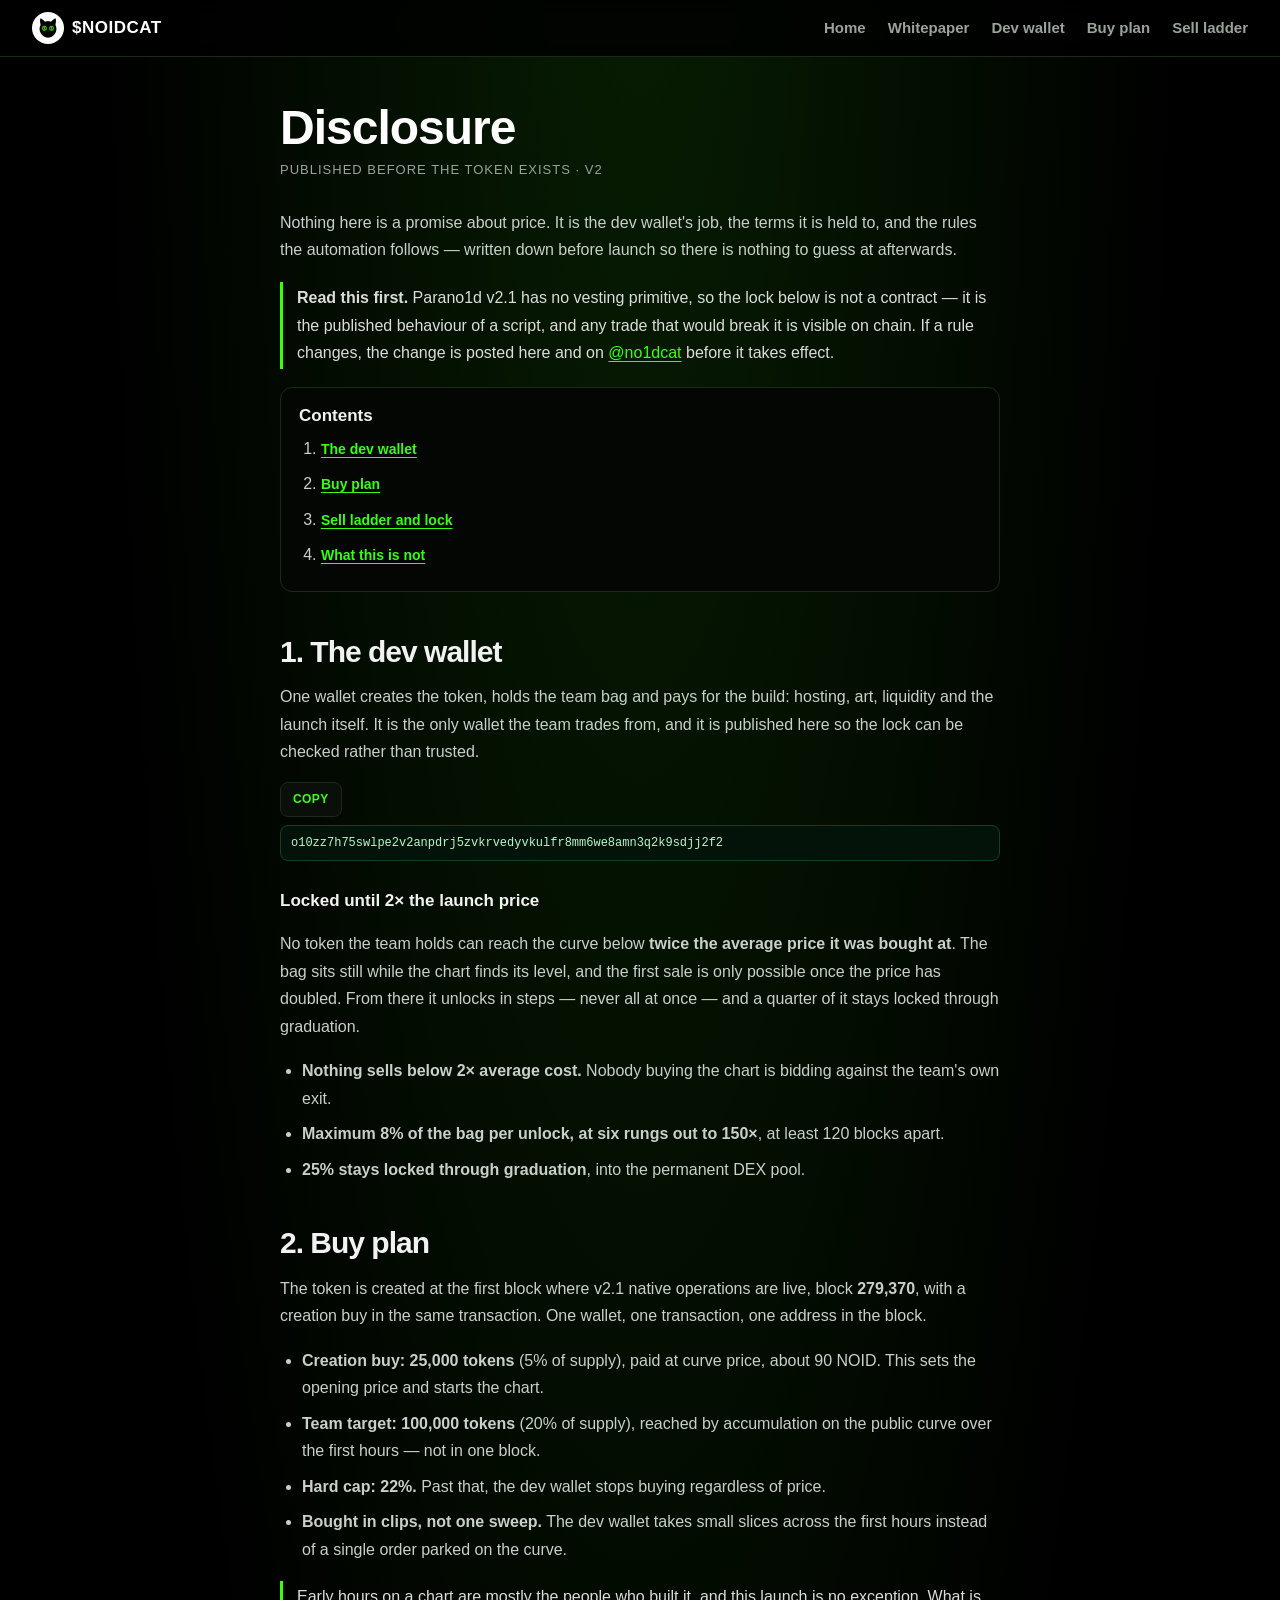
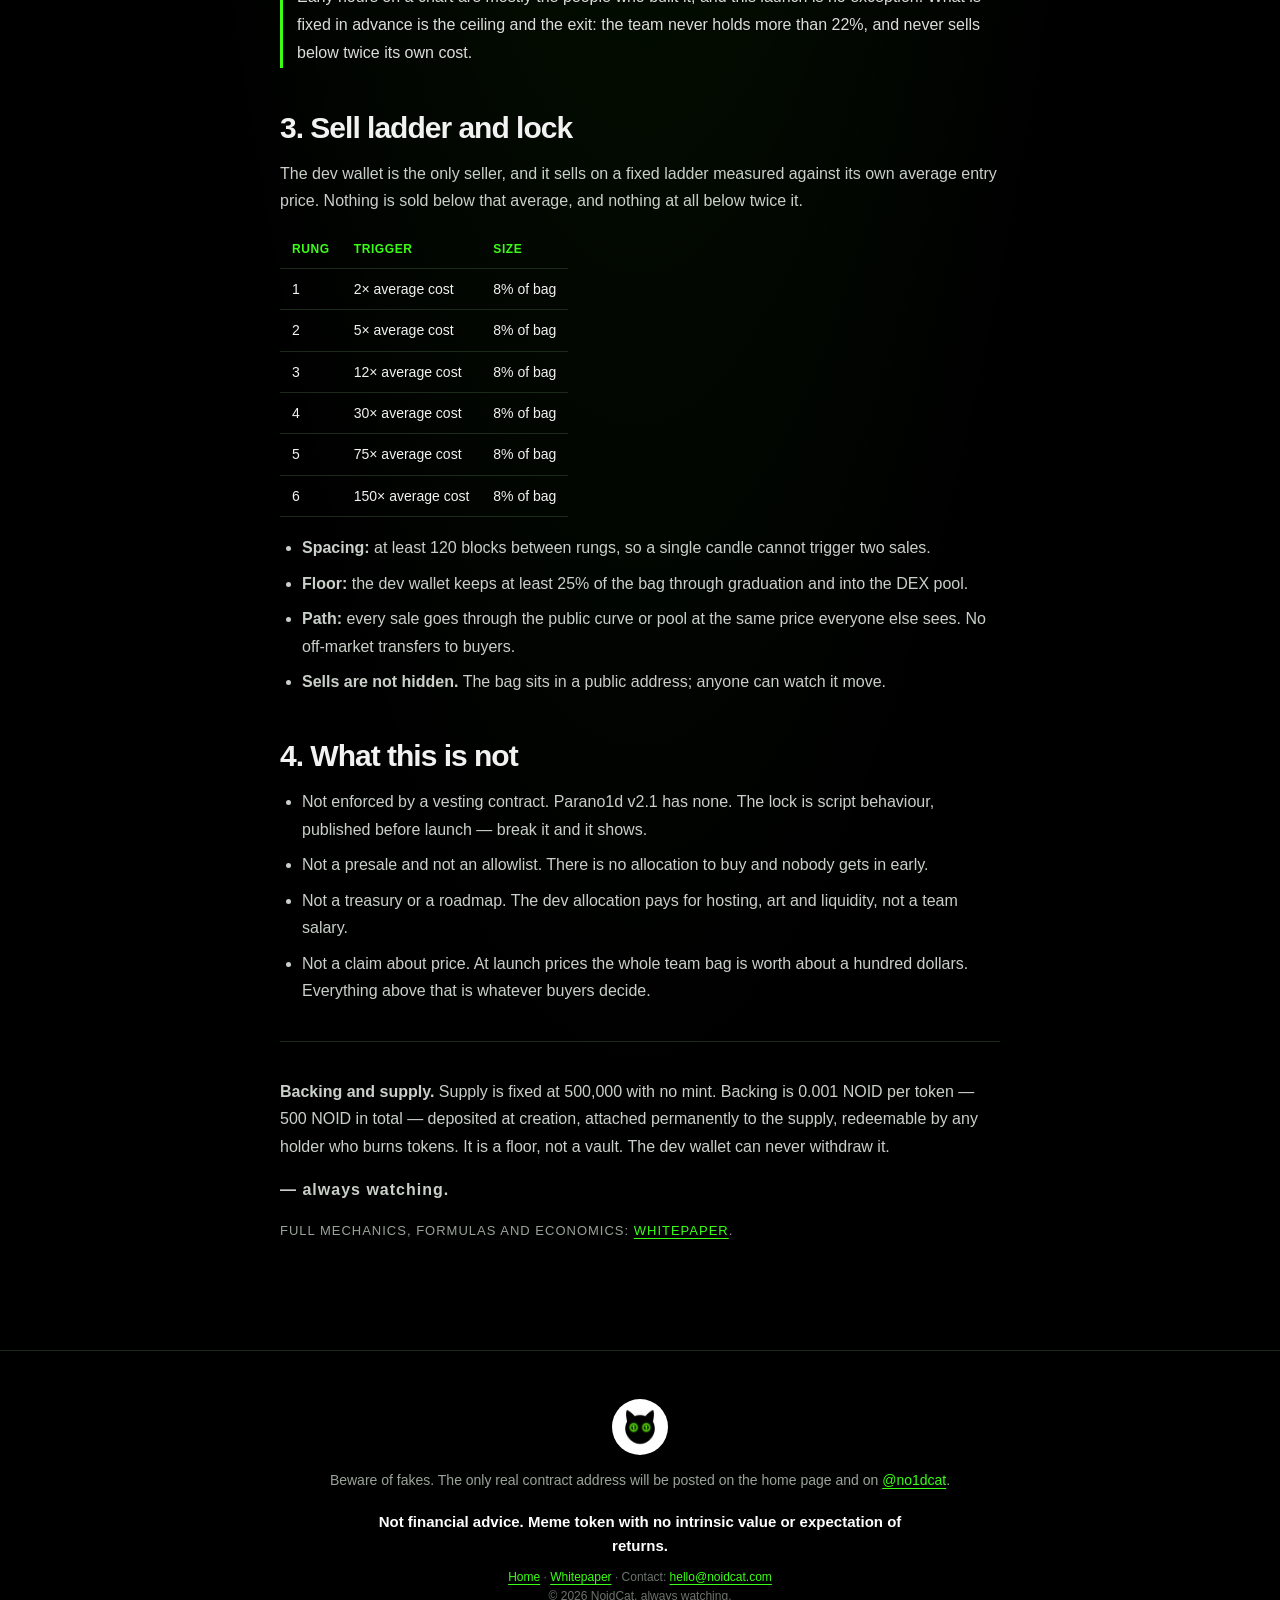
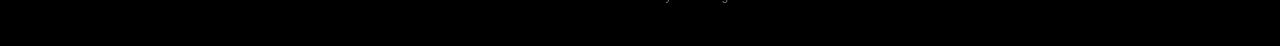
<file: disclosure.html>
<!doctype html>
<html lang="en">
<head>
<meta charset="utf-8">
<meta name="viewport" content="width=device-width, initial-scale=1">
<title>Disclosure | $NOIDCAT</title>
<meta name="description" content="$NOIDCAT disclosure: the dev wallet, the lock, the buy plan and the sell ladder, published before the token exists.">
<meta name="theme-color" content="#000000">
<meta name="robots" content="index,follow">
<link rel="canonical" href="https://noidcat.com/disclosure.html">
<link rel="icon" href="favicon.ico" sizes="any">
<link rel="icon" type="image/png" sizes="32x32" href="assets/favicon-32.png">
<link rel="apple-touch-icon" href="assets/apple-touch-icon.png">
<link rel="stylesheet" href="style.css">
</head>
<body>
<a class="skip" href="#wallet">Skip to content</a>

<header class="nav">
  <a class="brand" href="/"><img src="assets/logo.webp" alt="" width="32" height="32"><span class="lbl">$NOIDCAT</span></a>
  <nav aria-label="Sections">
    <a href="/">Home</a><a href="whitepaper.html">Whitepaper</a><a href="#wallet">Dev wallet</a><a href="#plan">Buy plan</a><a href="#exit">Sell ladder</a>
  </nav>
</header>

<main class="doc">
  <h1>Disclosure</h1>
  <p class="meta">Published before the token exists &middot; v2</p>

  <p class="lead">Nothing here is a promise about price. It is the dev wallet's job, the terms it is held to, and the rules the automation follows — written down before launch so there is nothing to guess at afterwards.</p>

  <p class="note"><strong>Read this first.</strong> Parano1d v2.1 has no vesting primitive, so the lock below is not a contract — it is the published behaviour of a script, and any trade that would break it is visible on chain. If a rule changes, the change is posted here and on <a href="https://x.com/no1dcat" target="_blank" rel="noopener">@no1dcat</a> before it takes effect.</p>

  <nav class="toc" aria-label="Contents">
    <strong>Contents</strong>
    <ol>
      <li><a href="#wallet">The dev wallet</a></li>
      <li><a href="#plan">Buy plan</a></li>
      <li><a href="#exit">Sell ladder and lock</a></li>
      <li><a href="#honest">What this is not</a></li>
    </ol>
  </nav>

  <h2 id="wallet">1. The dev wallet</h2>
  <p>One wallet creates the token, holds the team bag and pays for the build: hosting, art, liquidity and the launch itself. It is the only wallet the team trades from, and it is published here so the lock can be checked rather than trusted.</p>
  <div class="copyrow"><code data-copy>o10zz7h75swlpe2v2anpdrj5zvkrvedyvkulfr8mm6we8amn3q2k9sdjj2f2</code><button class="copybtn" type="button" data-copy-btn>Copy</button></div>

  <h3>Locked until 2&times; the launch price</h3>
  <p>No token the team holds can reach the curve below <strong>twice the average price it was bought at</strong>. The bag sits still while the chart finds its level, and the first sale is only possible once the price has doubled. From there it unlocks in steps — never all at once — and a quarter of it stays locked through graduation.</p>
  <ul>
    <li><strong>Nothing sells below 2&times; average cost.</strong> Nobody buying the chart is bidding against the team's own exit.</li>
    <li><strong>Maximum 8% of the bag per unlock, at six rungs out to 150&times;</strong>, at least 120 blocks apart.</li>
    <li><strong>25% stays locked through graduation</strong>, into the permanent DEX pool.</li>
  </ul>

  <h2 id="plan">2. Buy plan</h2>
  <p>The token is created at the first block where v2.1 native operations are live, block <strong>279,370</strong>, with a creation buy in the same transaction. One wallet, one transaction, one address in the block.</p>

  <ul>
    <li><strong>Creation buy: 25,000 tokens</strong> (5% of supply), paid at curve price, about 90 NOID. This sets the opening price and starts the chart.</li>
    <li><strong>Team target: 100,000 tokens</strong> (20% of supply), reached by accumulation on the public curve over the first hours — not in one block.</li>
    <li><strong>Hard cap: 22%.</strong> Past that, the dev wallet stops buying regardless of price.</li>
    <li><strong>Bought in clips, not one sweep.</strong> The dev wallet takes small slices across the first hours instead of a single order parked on the curve.</li>
  </ul>

  <p class="note">Early hours on a chart are mostly the people who built it, and this launch is no exception. What is fixed in advance is the ceiling and the exit: the team never holds more than 22%, and never sells below twice its own cost.</p>

  <h2 id="exit">3. Sell ladder and lock</h2>
  <p>The dev wallet is the only seller, and it sells on a fixed ladder measured against its own average entry price. Nothing is sold below that average, and nothing at all below twice it.</p>
  <table>
    <thead><tr><th>Rung</th><th>Trigger</th><th>Size</th></tr></thead>
    <tbody>
      <tr><td>1</td><td>2&times; average cost</td><td>8% of bag</td></tr>
      <tr><td>2</td><td>5&times; average cost</td><td>8% of bag</td></tr>
      <tr><td>3</td><td>12&times; average cost</td><td>8% of bag</td></tr>
      <tr><td>4</td><td>30&times; average cost</td><td>8% of bag</td></tr>
      <tr><td>5</td><td>75&times; average cost</td><td>8% of bag</td></tr>
      <tr><td>6</td><td>150&times; average cost</td><td>8% of bag</td></tr>
    </tbody>
  </table>
  <ul>
    <li><strong>Spacing:</strong> at least 120 blocks between rungs, so a single candle cannot trigger two sales.</li>
    <li><strong>Floor:</strong> the dev wallet keeps at least 25% of the bag through graduation and into the DEX pool.</li>
    <li><strong>Path:</strong> every sale goes through the public curve or pool at the same price everyone else sees. No off-market transfers to buyers.</li>
    <li><strong>Sells are not hidden.</strong> The bag sits in a public address; anyone can watch it move.</li>
  </ul>

  <h2 id="honest">4. What this is not</h2>
  <ul>
    <li>Not enforced by a vesting contract. Parano1d v2.1 has none. The lock is script behaviour, published before launch — break it and it shows.</li>
    <li>Not a presale and not an allowlist. There is no allocation to buy and nobody gets in early.</li>
    <li>Not a treasury or a roadmap. The dev allocation pays for hosting, art and liquidity, not a team salary.</li>
    <li>Not a claim about price. At launch prices the whole team bag is worth about a hundred dollars. Everything above that is whatever buyers decide.</li>
  </ul>

  <hr>
  <p><strong>Backing and supply.</strong> Supply is fixed at 500,000 with no mint. Backing is 0.001 NOID per token — 500 NOID in total — deposited at creation, attached permanently to the supply, redeemable by any holder who burns tokens. It is a floor, not a vault. The dev wallet can never withdraw it.</p>
  <p class="signoff">&mdash; always watching.</p>
  <p class="meta">Full mechanics, formulas and economics: <a href="whitepaper.html">whitepaper</a>.</p>
</main>

<footer class="footer">
  <img src="assets/logo.webp" alt="" width="56" height="56" loading="lazy">
  <p class="warn">Beware of fakes. The only real contract address will be posted on the home page and on <a href="https://x.com/no1dcat" target="_blank" rel="noopener">@no1dcat</a>.</p>
  <p class="disclaimer">Not financial advice. Meme token with no intrinsic value or expectation of returns.</p>
  <p class="small"><a href="/">Home</a> &middot; <a href="whitepaper.html">Whitepaper</a> &middot; Contact: <a href="mailto:hello@noidcat.com">hello@noidcat.com</a></p>
  <p class="small">&copy; 2026 NoidCat. always watching.</p>
</footer>

<script>
document.querySelectorAll('[data-copy-btn]').forEach(function (b) {
  b.addEventListener('click', function () {
    var t = b.previousElementSibling.textContent.trim();
    navigator.clipboard.writeText(t).then(function () {
      b.textContent = 'Copied'; b.classList.add('ok');
      setTimeout(function () { b.textContent = 'Copy'; b.classList.remove('ok'); }, 1400);
    });
  });
});
</script>
</body>
</html>
</file>
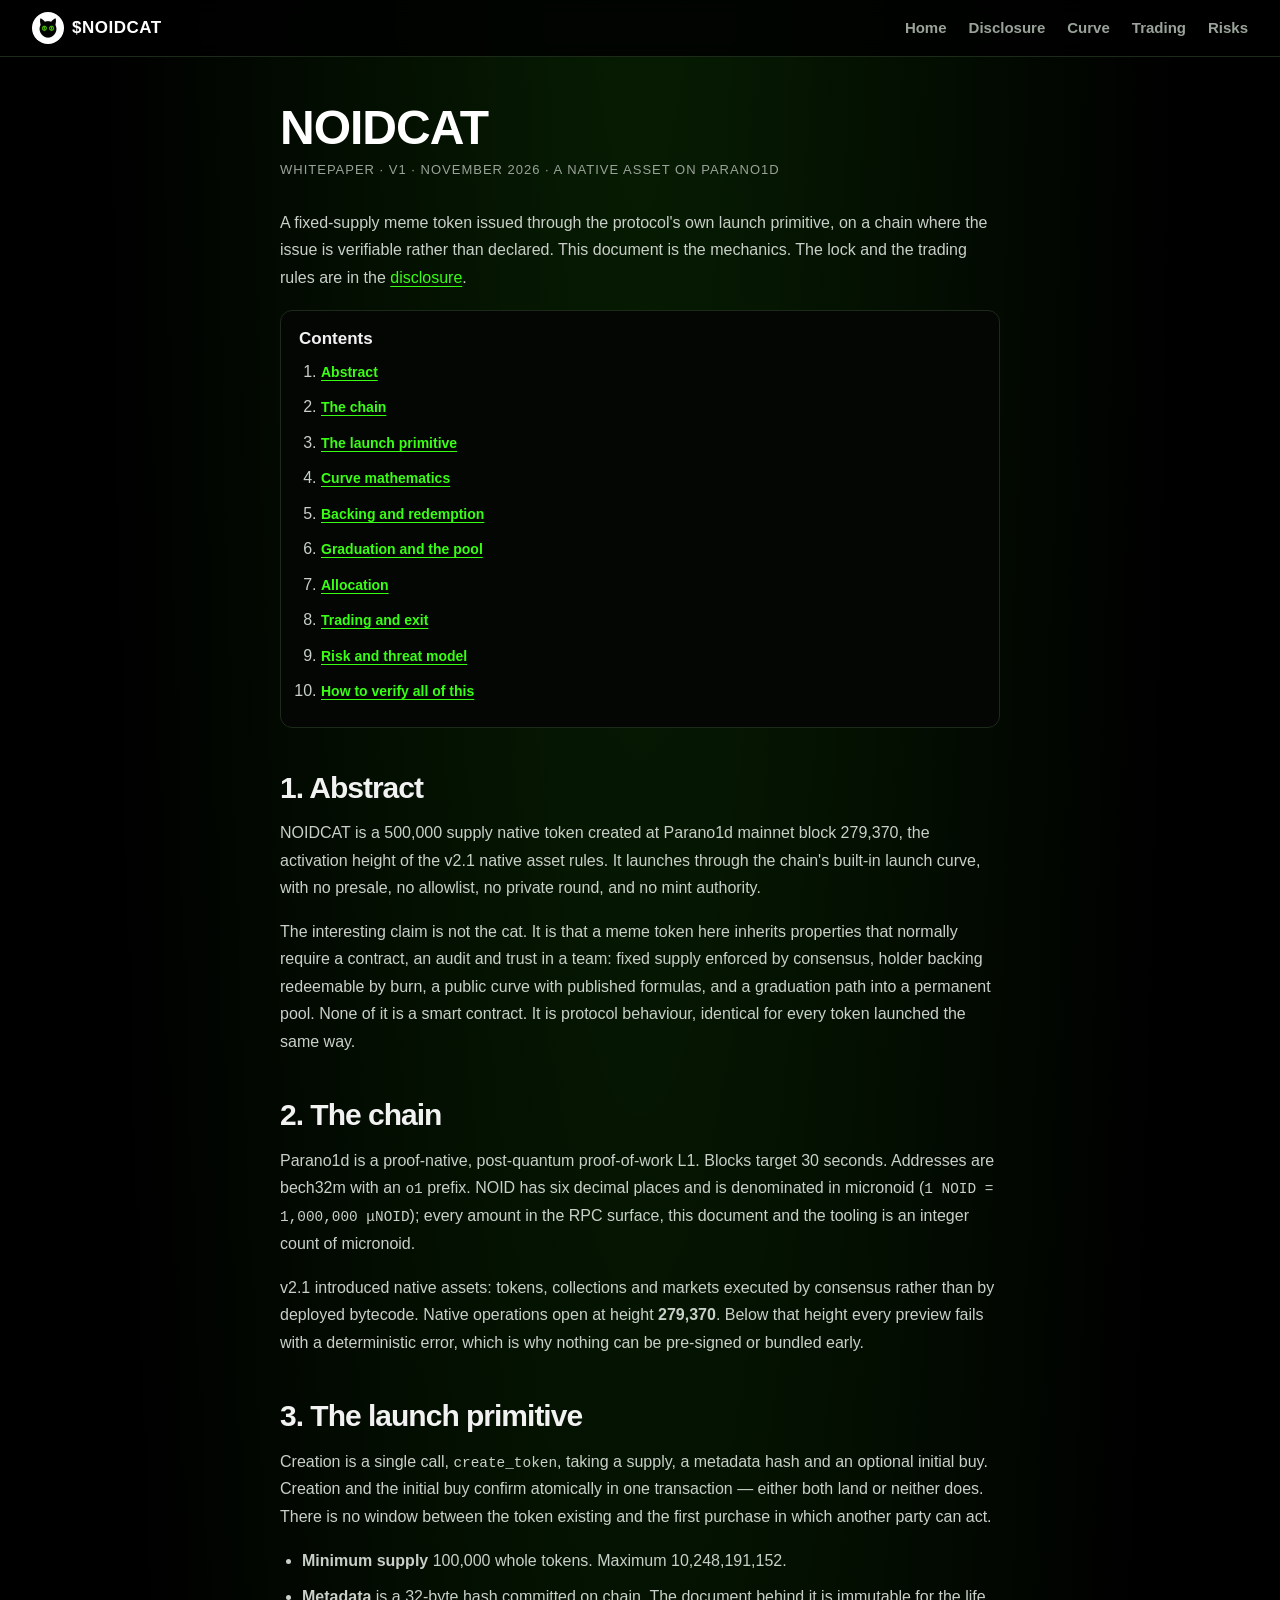
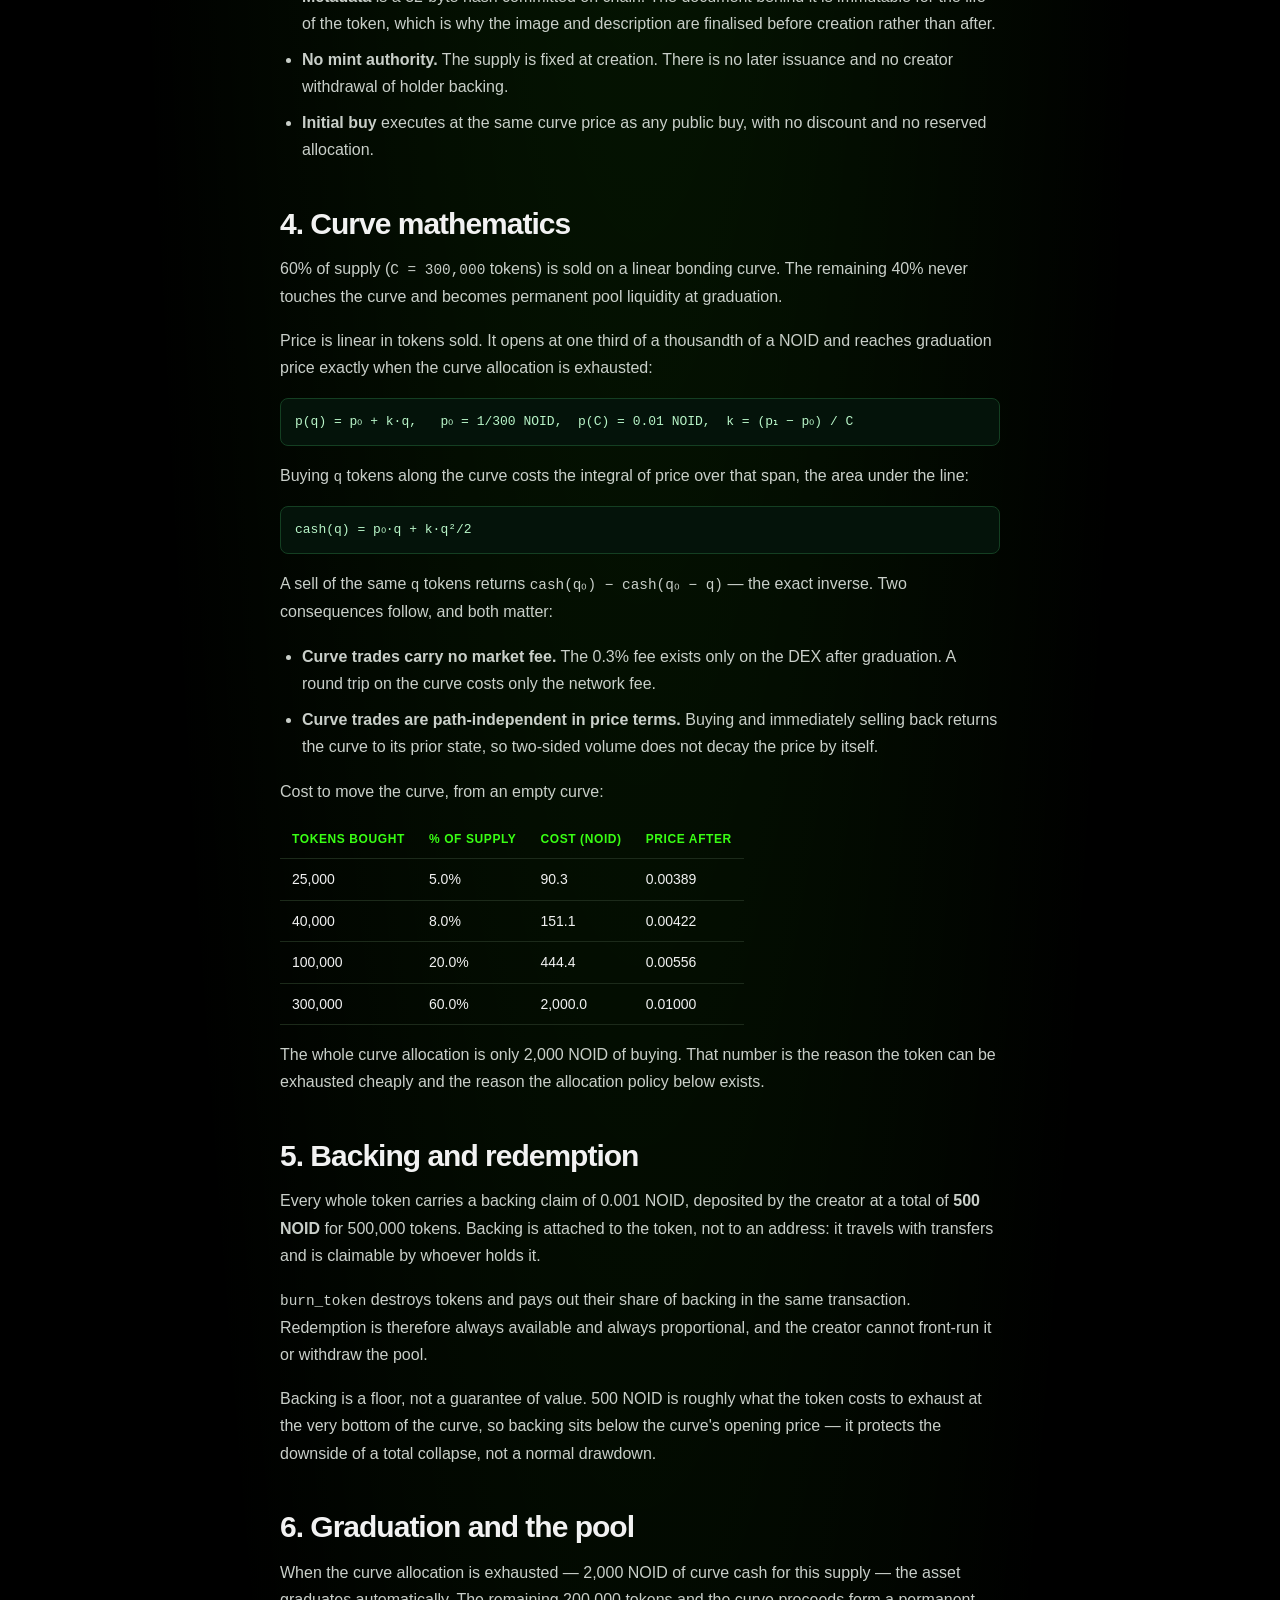
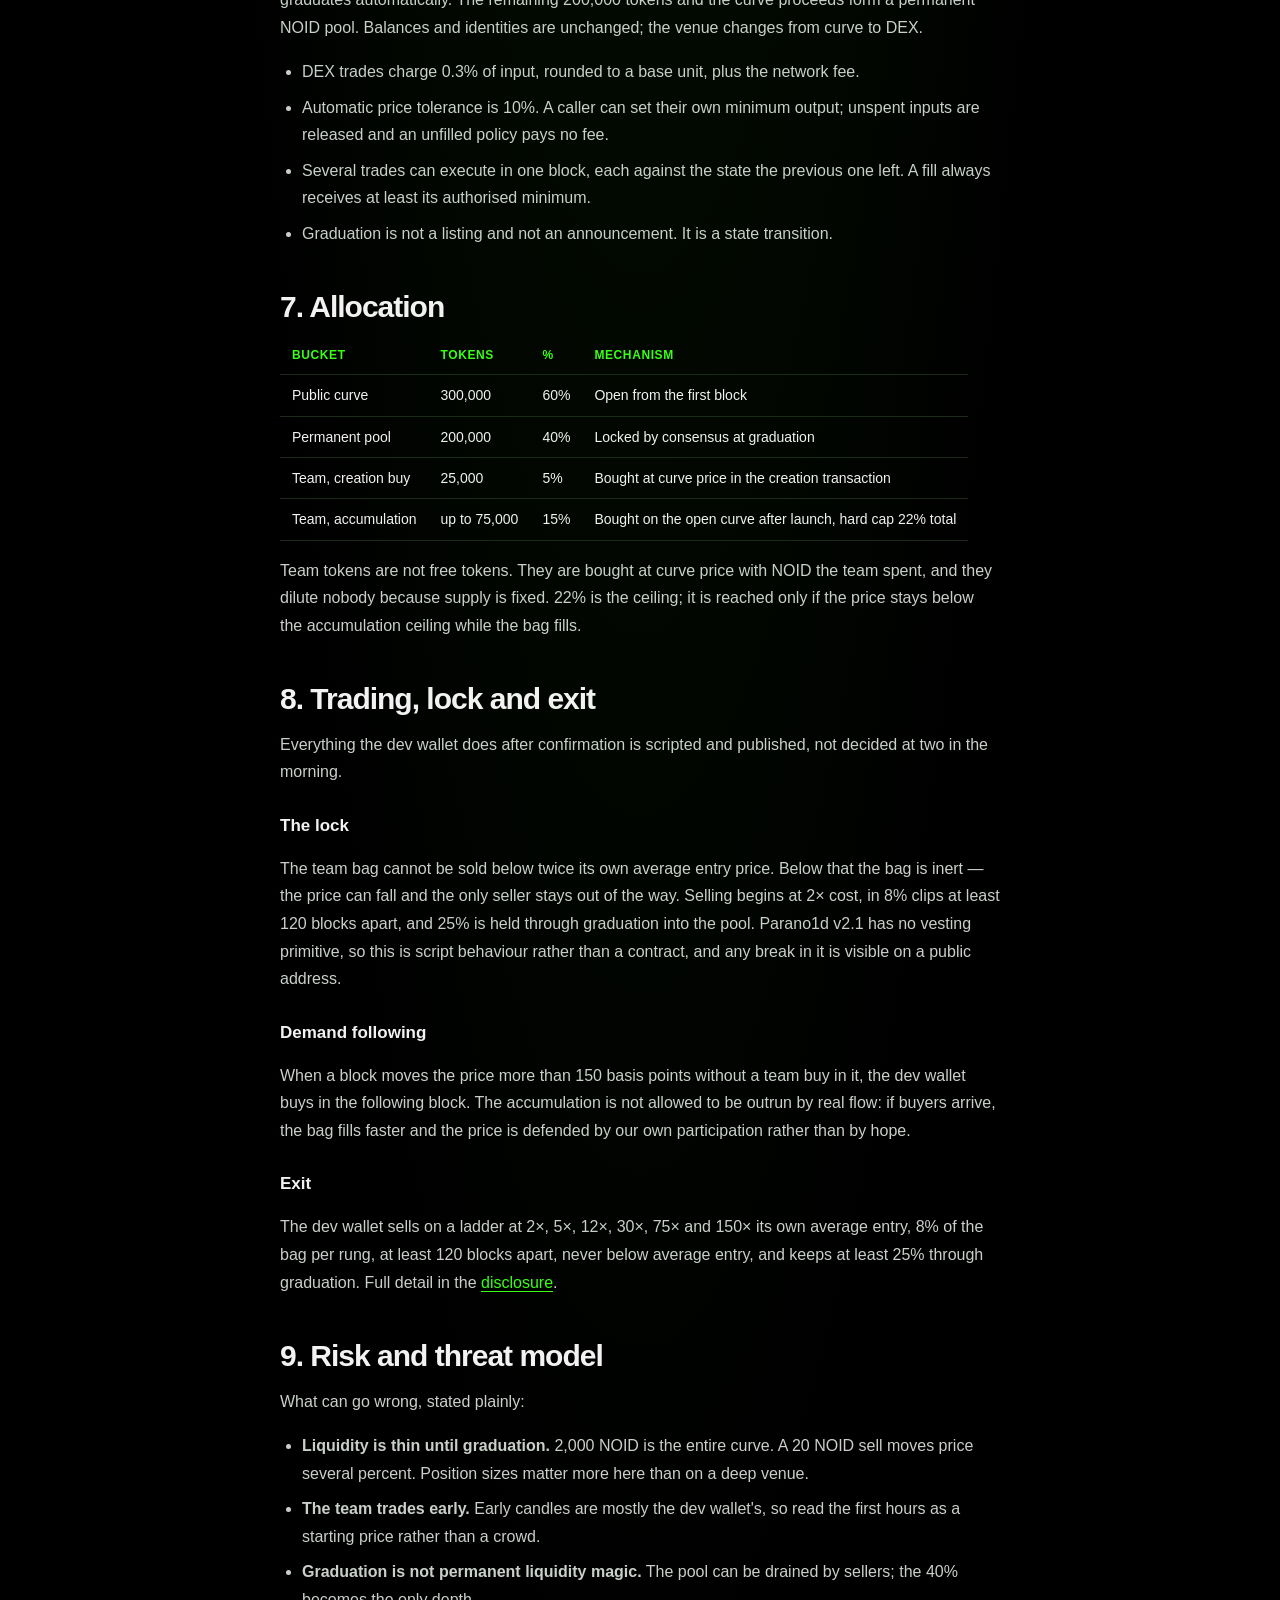
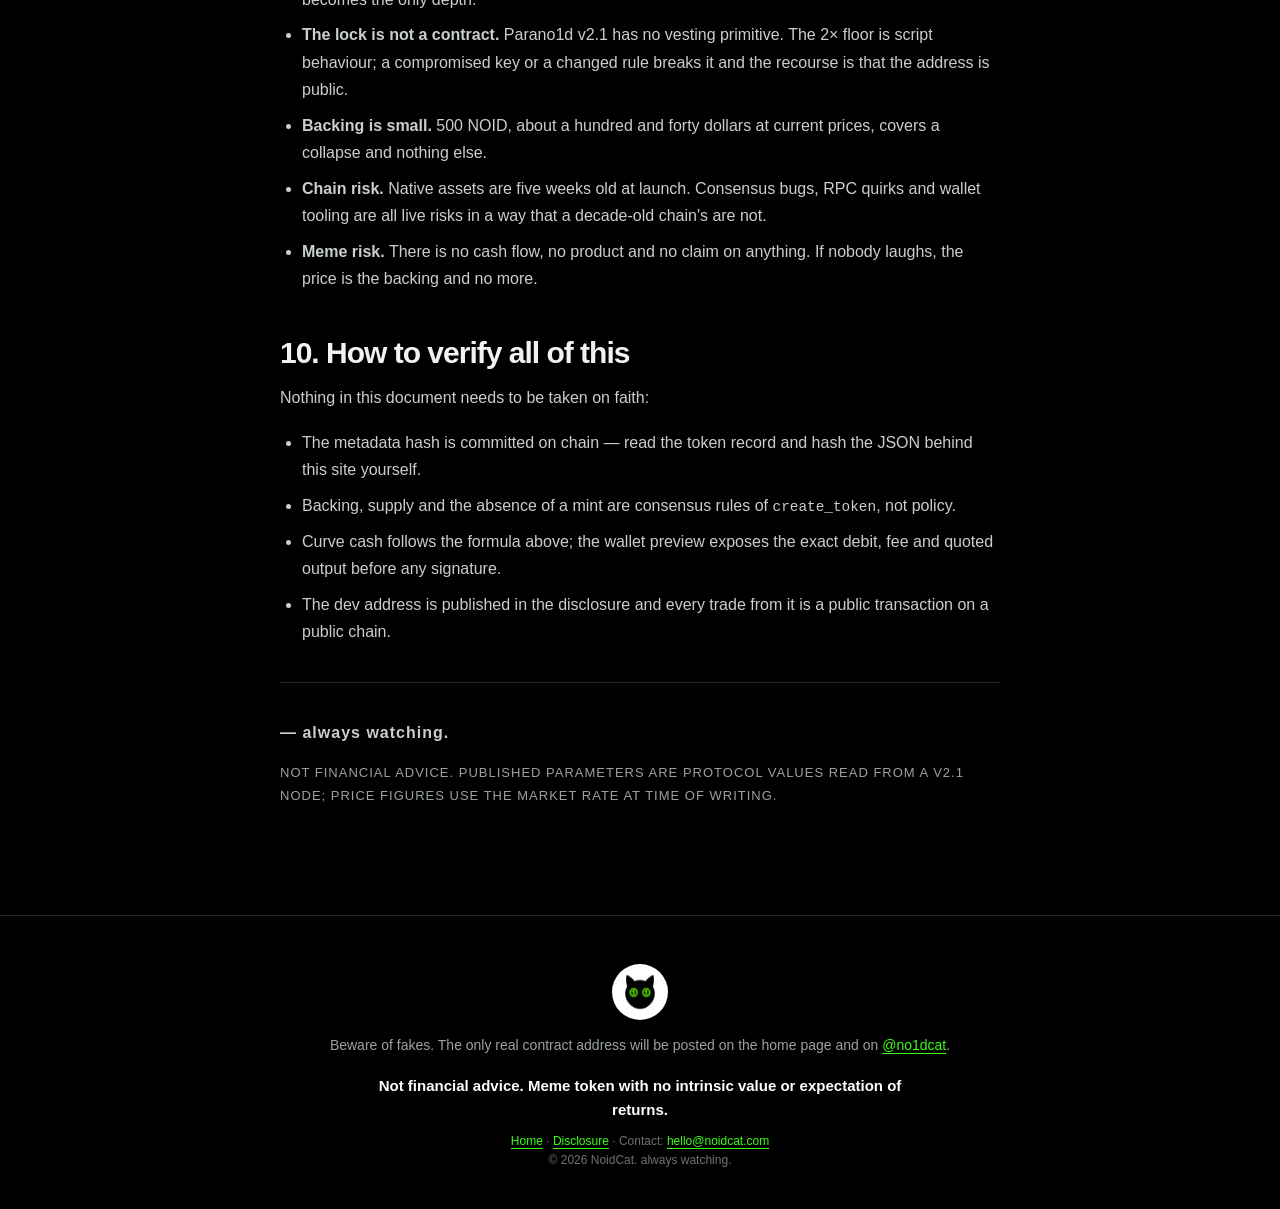
<file: whitepaper.html>
<!doctype html>
<html lang="en">
<head>
<meta charset="utf-8">
<meta name="viewport" content="width=device-width, initial-scale=1">
<title>Whitepaper | $NOIDCAT</title>
<meta name="description" content="$NOIDCAT whitepaper: a native token on Parano1d v2.1 — curve mechanics, backing, graduation, allocation and exit policy, with the maths written out.">
<meta name="theme-color" content="#000000">
<meta name="robots" content="index,follow">
<link rel="canonical" href="https://noidcat.com/whitepaper.html">
<link rel="icon" href="favicon.ico" sizes="any">
<link rel="icon" type="image/png" sizes="32x32" href="assets/favicon-32.png">
<link rel="apple-touch-icon" href="assets/apple-touch-icon.png">
<link rel="stylesheet" href="style.css">
</head>
<body>
<a class="skip" href="#abstract">Skip to content</a>

<header class="nav">
  <a class="brand" href="/"><img src="assets/logo.webp" alt="" width="32" height="32"><span class="lbl">$NOIDCAT</span></a>
  <nav aria-label="Sections">
    <a href="/">Home</a><a href="disclosure.html">Disclosure</a><a href="#curve">Curve</a><a href="#market">Trading</a><a href="#risk">Risks</a>
  </nav>
</header>

<main class="doc">
  <h1>NOIDCAT</h1>
  <p class="meta">Whitepaper &middot; v1 &middot; November 2026 &middot; a native asset on Parano1d</p>

  <p class="lead">A fixed-supply meme token issued through the protocol's own launch primitive, on a chain where the issue is verifiable rather than declared. This document is the mechanics. The lock and the trading rules are in the <a href="disclosure.html">disclosure</a>.</p>

  <nav class="toc" aria-label="Contents">
    <strong>Contents</strong>
    <ol>
      <li><a href="#abstract">Abstract</a></li>
      <li><a href="#chain">The chain</a></li>
      <li><a href="#primitive">The launch primitive</a></li>
      <li><a href="#curve">Curve mathematics</a></li>
      <li><a href="#backing">Backing and redemption</a></li>
      <li><a href="#graduation">Graduation and the pool</a></li>
      <li><a href="#allocation">Allocation</a></li>
      <li><a href="#market">Trading and exit</a></li>
      <li><a href="#risk">Risk and threat model</a></li>
      <li><a href="#verify">How to verify all of this</a></li>
    </ol>
  </nav>

  <h2 id="abstract">1. Abstract</h2>
  <p>NOIDCAT is a 500,000 supply native token created at Parano1d mainnet block 279,370, the activation height of the v2.1 native asset rules. It launches through the chain's built-in launch curve, with no presale, no allowlist, no private round, and no mint authority.</p>
  <p>The interesting claim is not the cat. It is that a meme token here inherits properties that normally require a contract, an audit and trust in a team: fixed supply enforced by consensus, holder backing redeemable by burn, a public curve with published formulas, and a graduation path into a permanent pool. None of it is a smart contract. It is protocol behaviour, identical for every token launched the same way.</p>

  <h2 id="chain">2. The chain</h2>
  <p>Parano1d is a proof-native, post-quantum proof-of-work L1. Blocks target 30 seconds. Addresses are bech32m with an <code class="mono">o1</code> prefix. NOID has six decimal places and is denominated in micronoid (<code class="mono">1 NOID = 1,000,000 &#956;NOID</code>); every amount in the RPC surface, this document and the tooling is an integer count of micronoid.</p>
  <p>v2.1 introduced native assets: tokens, collections and markets executed by consensus rather than by deployed bytecode. Native operations open at height <strong>279,370</strong>. Below that height every preview fails with a deterministic error, which is why nothing can be pre-signed or bundled early.</p>

  <h2 id="primitive">3. The launch primitive</h2>
  <p>Creation is a single call, <code class="mono">create_token</code>, taking a supply, a metadata hash and an optional initial buy. Creation and the initial buy confirm atomically in one transaction — either both land or neither does. There is no window between the token existing and the first purchase in which another party can act.</p>
  <ul>
    <li><strong>Minimum supply</strong> 100,000 whole tokens. Maximum 10,248,191,152.</li>
    <li><strong>Metadata</strong> is a 32-byte hash committed on chain. The document behind it is immutable for the life of the token, which is why the image and description are finalised before creation rather than after.</li>
    <li><strong>No mint authority.</strong> The supply is fixed at creation. There is no later issuance and no creator withdrawal of holder backing.</li>
    <li><strong>Initial buy</strong> executes at the same curve price as any public buy, with no discount and no reserved allocation.</li>
  </ul>

  <h2 id="curve">4. Curve mathematics</h2>
  <p>60% of supply (<code class="mono">C = 300,000</code> tokens) is sold on a linear bonding curve. The remaining 40% never touches the curve and becomes permanent pool liquidity at graduation.</p>
  <p>Price is linear in tokens sold. It opens at one third of a thousandth of a NOID and reaches graduation price exactly when the curve allocation is exhausted:</p>
  <p class="fml">p(q) = p&#8320; + k&#183;q,&#160;&#160;&#160;p&#8320; = 1/300 NOID,&#160;&#160;p(C) = 0.01 NOID,&#160;&#160;k = (p&#8321; &minus; p&#8320;) / C</p>
  <p>Buying <code class="mono">q</code> tokens along the curve costs the integral of price over that span, the area under the line:</p>
  <p class="fml">cash(q) = p&#8320;&#183;q + k&#183;q&#178;/2</p>
  <p>A sell of the same <code class="mono">q</code> tokens returns <code class="mono">cash(q&#8320;) &minus; cash(q&#8320; &minus; q)</code> — the exact inverse. Two consequences follow, and both matter:</p>
  <ul>
    <li><strong>Curve trades carry no market fee.</strong> The 0.3% fee exists only on the DEX after graduation. A round trip on the curve costs only the network fee.</li>
    <li><strong>Curve trades are path-independent in price terms.</strong> Buying and immediately selling back returns the curve to its prior state, so two-sided volume does not decay the price by itself.</li>
  </ul>
  <p>Cost to move the curve, from an empty curve:</p>
  <table>
    <thead><tr><th>Tokens bought</th><th>% of supply</th><th>Cost (NOID)</th><th>Price after</th></tr></thead>
    <tbody>
      <tr><td>25,000</td><td>5.0%</td><td>90.3</td><td>0.00389</td></tr>
      <tr><td>40,000</td><td>8.0%</td><td>151.1</td><td>0.00422</td></tr>
      <tr><td>100,000</td><td>20.0%</td><td>444.4</td><td>0.00556</td></tr>
      <tr><td>300,000</td><td>60.0%</td><td>2,000.0</td><td>0.01000</td></tr>
    </tbody>
  </table>
  <p>The whole curve allocation is only 2,000 NOID of buying. That number is the reason the token can be exhausted cheaply and the reason the allocation policy below exists.</p>

  <h2 id="backing">5. Backing and redemption</h2>
  <p>Every whole token carries a backing claim of 0.001 NOID, deposited by the creator at a total of <strong>500 NOID</strong> for 500,000 tokens. Backing is attached to the token, not to an address: it travels with transfers and is claimable by whoever holds it.</p>
  <p><code class="mono">burn_token</code> destroys tokens and pays out their share of backing in the same transaction. Redemption is therefore always available and always proportional, and the creator cannot front-run it or withdraw the pool.</p>
  <p>Backing is a floor, not a guarantee of value. 500 NOID is roughly what the token costs to exhaust at the very bottom of the curve, so backing sits below the curve's opening price — it protects the downside of a total collapse, not a normal drawdown.</p>

  <h2 id="graduation">6. Graduation and the pool</h2>
  <p>When the curve allocation is exhausted — 2,000 NOID of curve cash for this supply — the asset graduates automatically. The remaining 200,000 tokens and the curve proceeds form a permanent NOID pool. Balances and identities are unchanged; the venue changes from curve to DEX.</p>
  <ul>
    <li>DEX trades charge 0.3% of input, rounded to a base unit, plus the network fee.</li>
    <li>Automatic price tolerance is 10%. A caller can set their own minimum output; unspent inputs are released and an unfilled policy pays no fee.</li>
    <li>Several trades can execute in one block, each against the state the previous one left. A fill always receives at least its authorised minimum.</li>
    <li>Graduation is not a listing and not an announcement. It is a state transition.</li>
  </ul>

  <h2 id="allocation">7. Allocation</h2>
  <table>
    <thead><tr><th>Bucket</th><th>Tokens</th><th>%</th><th>Mechanism</th></tr></thead>
    <tbody>
      <tr><td>Public curve</td><td>300,000</td><td>60%</td><td>Open from the first block</td></tr>
      <tr><td>Permanent pool</td><td>200,000</td><td>40%</td><td>Locked by consensus at graduation</td></tr>
      <tr><td>Team, creation buy</td><td>25,000</td><td>5%</td><td>Bought at curve price in the creation transaction</td></tr>
      <tr><td>Team, accumulation</td><td>up to 75,000</td><td>15%</td><td>Bought on the open curve after launch, hard cap 22% total</td></tr>
    </tbody>
  </table>
  <p>Team tokens are not free tokens. They are bought at curve price with NOID the team spent, and they dilute nobody because supply is fixed. 22% is the ceiling; it is reached only if the price stays below the accumulation ceiling while the bag fills.</p>

  <h2 id="market">8. Trading, lock and exit</h2>
  <p>Everything the dev wallet does after confirmation is scripted and published, not decided at two in the morning.</p>
  <h3>The lock</h3>
  <p>The team bag cannot be sold below twice its own average entry price. Below that the bag is inert — the price can fall and the only seller stays out of the way. Selling begins at 2&times; cost, in 8% clips at least 120 blocks apart, and 25% is held through graduation into the pool. Parano1d v2.1 has no vesting primitive, so this is script behaviour rather than a contract, and any break in it is visible on a public address.</p>
  <h3>Demand following</h3>
  <p>When a block moves the price more than 150 basis points without a team buy in it, the dev wallet buys in the following block. The accumulation is not allowed to be outrun by real flow: if buyers arrive, the bag fills faster and the price is defended by our own participation rather than by hope.</p>
  <h3>Exit</h3>
  <p>The dev wallet sells on a ladder at 2&times;, 5&times;, 12&times;, 30&times;, 75&times; and 150&times; its own average entry, 8% of the bag per rung, at least 120 blocks apart, never below average entry, and keeps at least 25% through graduation. Full detail in the <a href="disclosure.html#exit">disclosure</a>.</p>

  <h2 id="risk">9. Risk and threat model</h2>
  <p>What can go wrong, stated plainly:</p>
  <ul>
    <li><strong>Liquidity is thin until graduation.</strong> 2,000 NOID is the entire curve. A 20 NOID sell moves price several percent. Position sizes matter more here than on a deep venue.</li>
    <li><strong>The team trades early.</strong> Early candles are mostly the dev wallet's, so read the first hours as a starting price rather than a crowd.</li>
    <li><strong>Graduation is not permanent liquidity magic.</strong> The pool can be drained by sellers; the 40% becomes the only depth.</li>
    <li><strong>The lock is not a contract.</strong> Parano1d v2.1 has no vesting primitive. The 2&times; floor is script behaviour; a compromised key or a changed rule breaks it and the recourse is that the address is public.</li>
    <li><strong>Backing is small.</strong> 500 NOID, about a hundred and forty dollars at current prices, covers a collapse and nothing else.</li>
    <li><strong>Chain risk.</strong> Native assets are five weeks old at launch. Consensus bugs, RPC quirks and wallet tooling are all live risks in a way that a decade-old chain's are not.</li>
    <li><strong>Meme risk.</strong> There is no cash flow, no product and no claim on anything. If nobody laughs, the price is the backing and no more.</li>
  </ul>

  <h2 id="verify">10. How to verify all of this</h2>
  <p>Nothing in this document needs to be taken on faith:</p>
  <ul>
    <li>The metadata hash is committed on chain — read the token record and hash the JSON behind this site yourself.</li>
    <li>Backing, supply and the absence of a mint are consensus rules of <code class="mono">create_token</code>, not policy.</li>
    <li>Curve cash follows the formula above; the wallet preview exposes the exact debit, fee and quoted output before any signature.</li>
    <li>The dev address is published in the disclosure and every trade from it is a public transaction on a public chain.</li>
  </ul>

  <hr>
  <p class="signoff">&mdash; always watching.</p>
  <p class="meta">Not financial advice. Published parameters are protocol values read from a v2.1 node; price figures use the market rate at time of writing.</p>
</main>

<footer class="footer">
  <img src="assets/logo.webp" alt="" width="56" height="56" loading="lazy">
  <p class="warn">Beware of fakes. The only real contract address will be posted on the home page and on <a href="https://x.com/no1dcat" target="_blank" rel="noopener">@no1dcat</a>.</p>
  <p class="disclaimer">Not financial advice. Meme token with no intrinsic value or expectation of returns.</p>
  <p class="small"><a href="/">Home</a> &middot; <a href="disclosure.html">Disclosure</a> &middot; Contact: <a href="mailto:hello@noidcat.com">hello@noidcat.com</a></p>
  <p class="small">&copy; 2026 NoidCat. always watching.</p>
</footer>
</body>
</html>
</file>
<file: style.css>
:root{--bg:#000;--fg:#f2f2f2;--muted:#9aa39a;--g:#39ff14;--g2:#2bd10f;--line:#1c2a1a;--card:#070b07;
--font:"Inter","Helvetica Neue",Arial,system-ui,-apple-system,"Segoe UI",Roboto,sans-serif}
*{box-sizing:border-box}
html{scroll-behavior:smooth;-webkit-text-size-adjust:100%}
body{margin:0;background:var(--bg);color:var(--fg);font-family:var(--font);line-height:1.6;font-size:17px;
background-image:radial-gradient(ellipse at 50% -10%,rgba(57,255,20,.12),transparent 60%)}
img{max-width:100%;height:auto;display:block}
a{color:var(--g);text-decoration-thickness:1px;text-underline-offset:3px}
a:hover{color:#fff}
:focus-visible{outline:2px solid var(--g);outline-offset:3px}
.skip{position:absolute;left:-999px}.skip:focus{left:8px;top:8px;background:var(--g);color:#000;padding:8px;z-index:9}
code{font-family:ui-monospace,SFMono-Regular,Menlo,Consolas,monospace;font-size:.9em}
.one{color:var(--g);text-shadow:0 0 12px rgba(57,255,20,.7)}

/* nav */
.nav{position:sticky;top:0;z-index:5;display:flex;align-items:center;justify-content:space-between;gap:12px;
padding:10px 18px;background:rgba(0,0,0,.82);backdrop-filter:blur(8px);-webkit-backdrop-filter:blur(8px);border-bottom:1px solid var(--line)}
.brand{display:flex;align-items:center;gap:8px;font-weight:900;color:#fff;text-decoration:none;letter-spacing:.5px}
.brand img{border-radius:50%}
.nav nav{display:none;gap:22px}
.nav nav a{color:var(--muted);text-decoration:none;font-weight:600;font-size:15px}
.nav nav a:hover{color:var(--g)}

/* hero */
.hero{min-height:calc(100svh - 53px);display:flex;flex-direction:column;align-items:center;justify-content:center;text-align:center;padding:40px 20px 56px}
.eyes-wrap{width:min(62vw,300px);aspect-ratio:1;border-radius:50%;overflow:hidden;box-shadow:0 0 0 1px var(--line),0 0 60px rgba(57,255,20,.18)}
.logo{width:100%;height:100%;object-fit:cover}
.badge{display:inline-flex;align-items:center;gap:10px;margin:28px 0 6px;padding:7px 14px;border:1px solid var(--g);border-radius:999px;
color:var(--g);font-size:13px;font-weight:700;letter-spacing:.3px;background:rgba(57,255,20,.06)}
.dot{width:8px;height:8px;border-radius:50%;background:var(--g);box-shadow:0 0 10px var(--g);animation:pulse 1.6s ease-in-out infinite}
@keyframes pulse{50%{opacity:.25}}
h1{margin:6px 0 0;font-size:clamp(52px,15vw,128px);line-height:.95;font-weight:900;letter-spacing:-2px;color:#fff}
.sub{margin:10px 0 0;font-size:clamp(19px,4.6vw,28px);font-weight:700}
.tagline{margin:4px 0 26px;color:var(--g);font-weight:800;font-size:clamp(18px,4vw,24px);letter-spacing:1px;text-shadow:0 0 16px rgba(57,255,20,.5)}
.cta{display:flex;flex-wrap:wrap;justify-content:center;gap:10px;width:100%;max-width:640px}
.btn{display:inline-flex;align-items:center;justify-content:center;gap:8px;min-height:48px;padding:0 22px;border-radius:12px;font-weight:800;text-decoration:none;
border:1px solid #2a2a2a;color:#fff;background:#0b0b0b;transition:transform .15s,box-shadow .15s}
.btn svg{width:18px;height:18px;fill:currentColor}
.btn.primary{background:var(--g);color:#000;border-color:var(--g);flex-basis:100%}
.btn.primary:hover{box-shadow:0 0 24px rgba(57,255,20,.55);transform:translateY(-1px);color:#000}
.btn.soon{flex:1;color:#bbb;cursor:not-allowed}
.btn.soon small{font-size:11px;font-weight:700;color:var(--g);border:1px solid var(--line);border-radius:6px;padding:1px 6px;text-transform:uppercase;letter-spacing:.5px}
.launch-note{margin:18px 0 0;color:var(--muted);font-size:14px}
.launch-note strong{color:var(--g)}

/* sections */
.section{max-width:1100px;margin:0 auto;padding:64px 20px;border-top:1px solid var(--line)}
h2{margin:0 0 22px;font-size:clamp(32px,7vw,52px);line-height:1.05;font-weight:900;letter-spacing:-1px}
.kicker{color:var(--g);font-size:.5em;vertical-align:middle;letter-spacing:1px;margin-right:6px}
h3{margin:0 0 6px;font-size:19px;font-weight:800}
.about{display:grid;gap:28px;align-items:center}
.about p{margin:0 0 14px;color:#d6d6d6}
.about em{color:var(--g);font-style:normal;font-weight:700}
.punch{font-weight:900;font-size:22px;color:#fff!important}
.about-img{margin:0;border-radius:18px;overflow:hidden;border:1px solid var(--line);box-shadow:0 0 50px rgba(57,255,20,.1)}

/* tokenomics */
.stats{display:grid;grid-template-columns:1fr 1fr;gap:10px;margin-bottom:26px}
.stat{background:var(--card);border:1px solid var(--line);border-radius:14px;padding:16px;display:flex;flex-direction:column}
.label{color:var(--muted);font-size:12px;text-transform:uppercase;letter-spacing:1px;font-weight:700}
.val{font-size:26px;font-weight:900;color:#fff;margin-top:4px;line-height:1.2}
.hint{color:var(--g);font-size:12px;font-weight:600}
.tbd{color:var(--g)}
.lead{color:#d6d6d6;margin:0 0 18px}
.alloc{display:grid;grid-template-columns:1fr 1fr;gap:10px}
.card{position:relative;background:var(--card);border:1px solid var(--line);border-radius:16px;padding:16px;transition:border-color .2s}
.card:hover{border-color:var(--g)}
.pct{font-size:clamp(34px,9vw,44px);font-weight:900;line-height:1;color:var(--g);text-shadow:0 0 18px rgba(57,255,20,.45);margin-bottom:10px}
.card p{margin:0;color:#bdbdbd;font-size:15px}
.card .addr{margin-top:12px;padding-top:10px;border-top:1px dashed #223322;font-size:13px;color:var(--muted)}
.addr code{color:#000;background:var(--g);border-radius:5px;padding:1px 7px;font-weight:700;font-size:12px}
.bar{display:flex;height:34px;margin:22px 0 14px;border-radius:10px;overflow:hidden;border:1px solid var(--line);font-size:12px;font-weight:800}
.bar span{display:flex;align-items:center;padding-left:12px;min-width:5px}
.b-pub{background:#0f1a0d;color:var(--g)}
.b-dev{background:var(--g)}.b-mkt{background:#2bd10f}.b-com{background:#1fa80a}.b-liq{background:#158006}
.proof{color:#d6d6d6;font-size:15px;margin:0}
.tbd-inline{color:var(--g);font-weight:700}

/* steps */
.steps{list-style:none;margin:0;padding:0;display:grid;gap:12px;counter-reset:s}
.steps li{display:flex;gap:16px;background:var(--card);border:1px solid var(--line);border-radius:16px;padding:20px}
.n{flex:none;width:42px;height:42px;border-radius:50%;display:grid;place-items:center;background:var(--g);color:#000;font-weight:900;font-size:20px;box-shadow:0 0 16px rgba(57,255,20,.45)}
.steps p{margin:0 0 8px;color:#bdbdbd;font-size:15px}
.links a{font-weight:700;font-size:15px;margin-right:14px;display:inline-block}

/* gallery */
.gallery{display:grid;gap:14px}
.gallery figure{margin:0;border-radius:14px;overflow:hidden;border:1px solid var(--line);background:#050505}
.gallery img{width:100%;aspect-ratio:16/9;object-fit:cover;transition:transform .3s}
.gallery a:hover img{transform:scale(1.03)}

/* footer */
.footer{border-top:1px solid var(--line);padding:48px 20px 40px;text-align:center;color:var(--muted);font-size:14px}
.footer img{margin:0 auto 14px;border-radius:50%}
.ca{display:flex;flex-wrap:wrap;justify-content:center;align-items:center;gap:8px;color:#ddd;margin:0 0 8px}
.ca code{background:#0b0b0b;border:1px dashed var(--g);color:var(--g);padding:6px 10px;border-radius:8px;word-break:break-all}
.copy{font:inherit;font-weight:700;font-size:12px;background:transparent;border:1px solid #333;color:#777;border-radius:8px;padding:6px 10px}
.copy:not(:disabled){color:var(--g);border-color:var(--g);cursor:pointer}
.warn{margin:0 0 18px}
.disclaimer{color:#fff;font-weight:800;max-width:560px;margin:0 auto 10px;font-size:15px}
.small{font-size:12px;max-width:560px;margin:0 auto;color:#6c736c}

/* >= tablet */
@media (min-width:640px){
  .stats{grid-template-columns:repeat(4,1fr)}
  .card{padding:20px}
  .gallery{grid-template-columns:1fr 1fr}
  .btn.primary{flex-basis:auto}.btn.soon{flex:none}
}
@media (min-width:900px){
  .nav{padding:12px 32px}.nav nav{display:flex}
  .section{padding:96px 32px}
  .about{grid-template-columns:1.05fr 1fr;gap:48px}
  .alloc{grid-template-columns:repeat(4,1fr)}
  .steps{grid-template-columns:repeat(3,1fr)}
  .steps li{flex-direction:column}
  .gallery{grid-template-columns:repeat(3,1fr)}
}
@media (prefers-reduced-motion:reduce){*{animation:none!important;transition:none!important;scroll-behavior:auto!important}}

/* ---------- mobile-first additions ---------- */
/* nav: scrollable chips on small screens, no dead space */
@media (max-width:899px){
  .nav nav{display:flex;gap:14px;overflow-x:auto;scrollbar-width:none;padding-bottom:2px;flex:1;justify-content:flex-end}
  .nav nav::-webkit-scrollbar{display:none}
  .nav nav a{white-space:nowrap;font-size:14px;padding:9px 2px;display:inline-block}
  .brand span.lbl{display:none}
}
@media (max-width:639px){
  body{font-size:16px}
  .doc table{font-size:13px}
  .doc table th,.doc table td{padding:7px 8px;white-space:normal;overflow-wrap:anywhere}
  .section{padding:56px 18px}
  .hero{padding:32px 18px 44px;min-height:auto}
  .alloc,.stats{grid-template-columns:1fr}
  .stats{gap:8px}
  .stat{padding:14px 16px}
  .card{padding:16px}
  .pct{font-size:30px}
  .nav{padding:10px 14px}
  .cta{flex-direction:column;width:100%;max-width:340px}
  .btn{width:100%;justify-content:center}
  .steps{gap:18px}
  h2{font-size:clamp(26px,8vw,34px)}
  h1{letter-spacing:-1px}
  .footer{padding:36px 18px}
  blockquote{margin:0}
}

/* addresses must never blow out the viewport */
.addr,.addr code,code.mono,.copyrow code,.doc code{overflow-wrap:anywhere;word-break:break-word}
.addr code{display:inline-block;max-width:100%}
.copyrow{display:flex;align-items:center;gap:8px;flex-wrap:wrap;margin-top:10px}
.copyrow code{flex:1 1 100%;order:2;font-size:12px;line-height:1.5;padding:8px 10px;border-radius:8px;
background:#04130a;color:#b8f5c8;border:1px solid #143f22}
.copybtn{order:1;flex:none;font:inherit;font-size:12px;font-weight:800;letter-spacing:.4px;text-transform:uppercase;
padding:7px 12px;border-radius:8px;border:1px solid var(--line);background:#0a0f0a;color:var(--g);cursor:pointer}
.copybtn:hover{background:#11200f;border-color:#1f4a26}
.copybtn.ok{background:var(--g);color:#000;border-color:var(--g)}

/* long-form document styling (whitepaper, disclosure) */
.doc{max-width:760px;margin:0 auto;padding:48px 20px 80px}
.doc h1{font-size:clamp(32px,8vw,48px);letter-spacing:-1px;margin:0 0 8px;color:#fff}
.doc .meta{color:var(--muted);font-size:13px;text-transform:uppercase;letter-spacing:1px;margin:0 0 28px}
.doc h2{margin:44px 0 12px;font-size:clamp(22px,5.4vw,30px)}
.doc h3{margin:26px 0 8px;font-size:17px}
.doc p,.doc li{color:#c9cfc9;font-size:16px;line-height:1.72}
.doc ul,.doc ol{padding-left:22px}
.doc li{margin:0 0 8px}
.doc .toc{border:1px solid var(--line);border-radius:12px;padding:14px 18px;background:#040604;margin:0 0 34px}
.doc .toc ol{margin:6px 0 0}
.doc .toc a{font-weight:700;font-size:14px}
.doc .fml{font-family:ui-monospace,Menlo,monospace;font-size:13px;background:#04130a;border:1px solid #143f22;
border-radius:8px;padding:12px 14px;overflow-x:auto;color:#b8f5c8;margin:12px 0}
.doc table{width:100%;border-collapse:collapse;font-size:14px;margin:14px 0;display:block;overflow-x:auto}
.doc th,.doc td{text-align:left;padding:9px 12px;border-bottom:1px solid var(--line);white-space:nowrap}
.doc th{color:var(--g);font-size:12px;text-transform:uppercase;letter-spacing:.6px}
.doc .note{border-left:3px solid var(--g);padding:2px 0 2px 14px;color:#dcdcdc;margin:18px 0}
.doc hr{border:0;border-top:1px solid var(--line);margin:36px 0}
.signoff{color:var(--g);font-weight:800;letter-spacing:1px}
</file>
